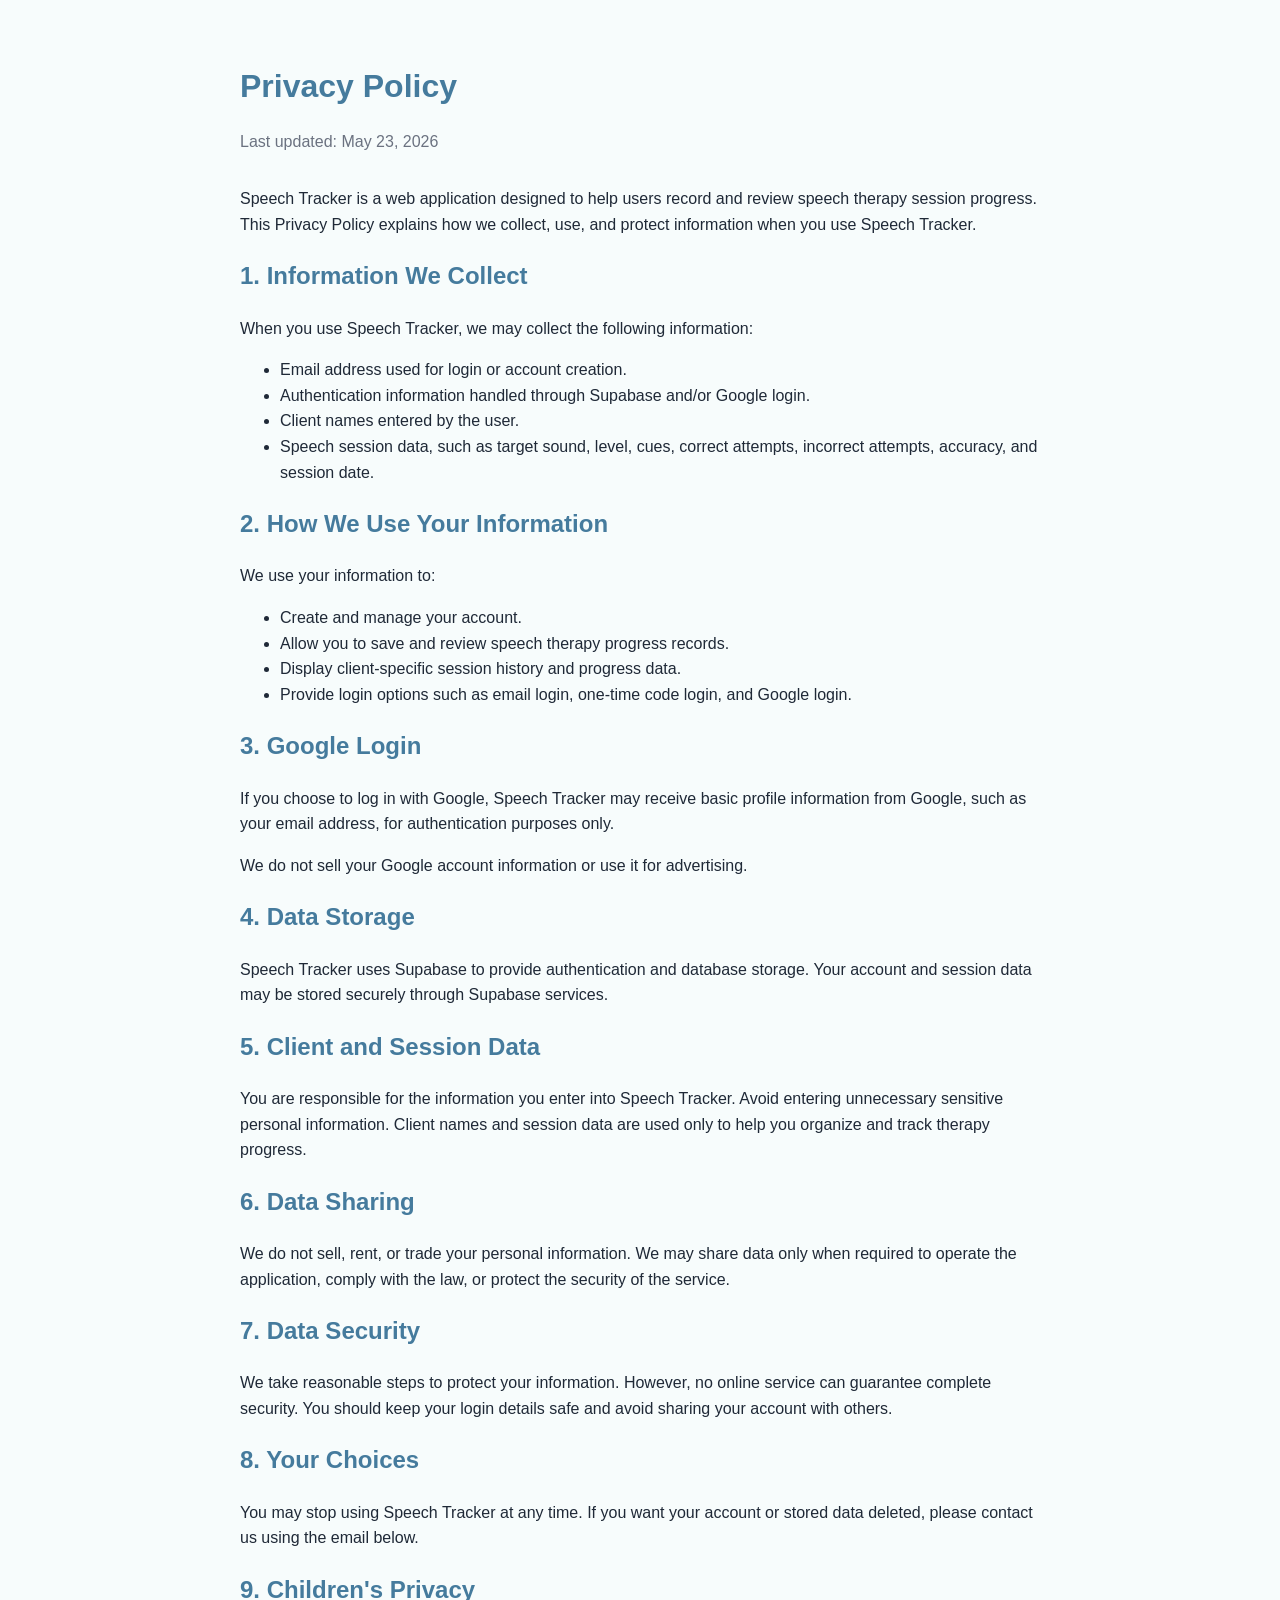
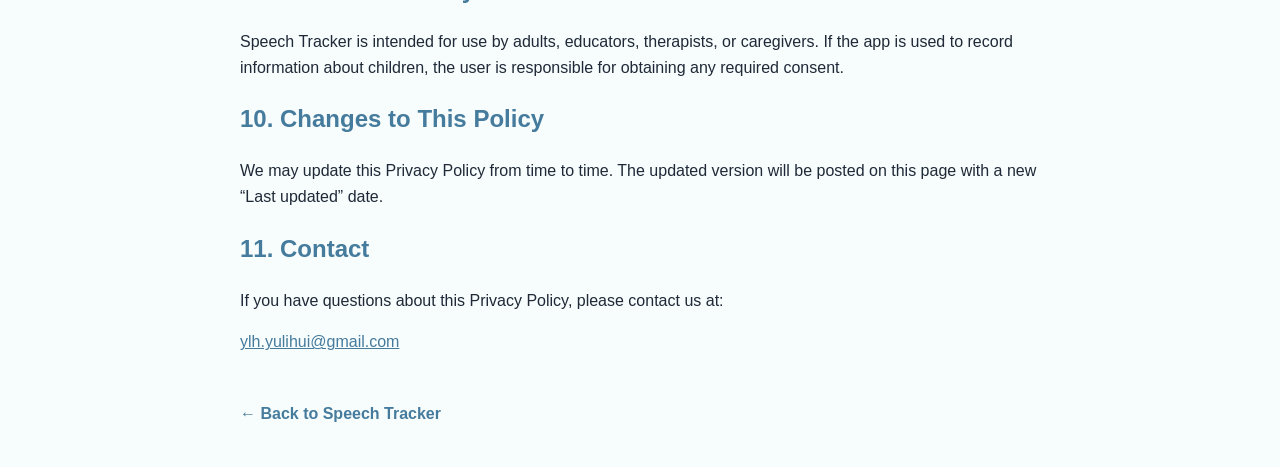
<file: privacy.html>
<!DOCTYPE html>
<html lang="en">
<head>
  <meta charset="UTF-8">
  <meta name="viewport" content="width=device-width, initial-scale=1.0">
  <title>Privacy Policy | Speech Tracker</title>
  <style>
    body {
      font-family: Arial, sans-serif;
      background: #f7fcfc;
      color: #1f2937;
      line-height: 1.6;
      margin: 0;
      padding: 0;
    }

    .policy-container {
      max-width: 800px;
      margin: 0 auto;
      padding: 40px 20px;
    }

    h1, h2 {
      color: #457b9d;
    }

    h1 {
      margin-bottom: 8px;
    }

    .updated-date {
      color: #6b7280;
      margin-bottom: 32px;
    }

    a {
      color: #457b9d;
    }

    .back-link {
      display: inline-block;
      margin-top: 30px;
      color: #457b9d;
      text-decoration: none;
      font-weight: 600;
    }

    .back-link:hover {
      text-decoration: underline;
    }
  </style>
</head>
<body>
  <main class="policy-container">
    <h1>Privacy Policy</h1>
    <p class="updated-date">Last updated: May 23, 2026</p>

    <p>
      Speech Tracker is a web application designed to help users record and review speech therapy session progress.
      This Privacy Policy explains how we collect, use, and protect information when you use Speech Tracker.
    </p>

    <h2>1. Information We Collect</h2>
    <p>
      When you use Speech Tracker, we may collect the following information:
    </p>
    <ul>
      <li>Email address used for login or account creation.</li>
      <li>Authentication information handled through Supabase and/or Google login.</li>
      <li>Client names entered by the user.</li>
      <li>Speech session data, such as target sound, level, cues, correct attempts, incorrect attempts, accuracy, and session date.</li>
    </ul>

    <h2>2. How We Use Your Information</h2>
    <p>
      We use your information to:
    </p>
    <ul>
      <li>Create and manage your account.</li>
      <li>Allow you to save and review speech therapy progress records.</li>
      <li>Display client-specific session history and progress data.</li>
      <li>Provide login options such as email login, one-time code login, and Google login.</li>
    </ul>

    <h2>3. Google Login</h2>
    <p>
      If you choose to log in with Google, Speech Tracker may receive basic profile information from Google,
      such as your email address, for authentication purposes only.
    </p>
    <p>
      We do not sell your Google account information or use it for advertising.
    </p>

    <h2>4. Data Storage</h2>
    <p>
      Speech Tracker uses Supabase to provide authentication and database storage.
      Your account and session data may be stored securely through Supabase services.
    </p>

    <h2>5. Client and Session Data</h2>
    <p>
      You are responsible for the information you enter into Speech Tracker.
      Avoid entering unnecessary sensitive personal information.
      Client names and session data are used only to help you organize and track therapy progress.
    </p>

    <h2>6. Data Sharing</h2>
    <p>
      We do not sell, rent, or trade your personal information.
      We may share data only when required to operate the application, comply with the law, or protect the security of the service.
    </p>

    <h2>7. Data Security</h2>
    <p>
      We take reasonable steps to protect your information.
      However, no online service can guarantee complete security.
      You should keep your login details safe and avoid sharing your account with others.
    </p>

    <h2>8. Your Choices</h2>
    <p>
      You may stop using Speech Tracker at any time.
      If you want your account or stored data deleted, please contact us using the email below.
    </p>

    <h2>9. Children's Privacy</h2>
    <p>
      Speech Tracker is intended for use by adults, educators, therapists, or caregivers.
      If the app is used to record information about children, the user is responsible for obtaining any required consent.
    </p>

    <h2>10. Changes to This Policy</h2>
    <p>
      We may update this Privacy Policy from time to time.
      The updated version will be posted on this page with a new “Last updated” date.
    </p>

    <h2>11. Contact</h2>
    <p>
      If you have questions about this Privacy Policy, please contact us at:
    </p>
    <p>
      <a href="mailto:ylh.yulihui@gmail.com">ylh.yulihui@gmail.com</a>
    </p>

    <a href="index.html" class="back-link">← Back to Speech Tracker</a>
  </main>
</body>
</html>
</file>
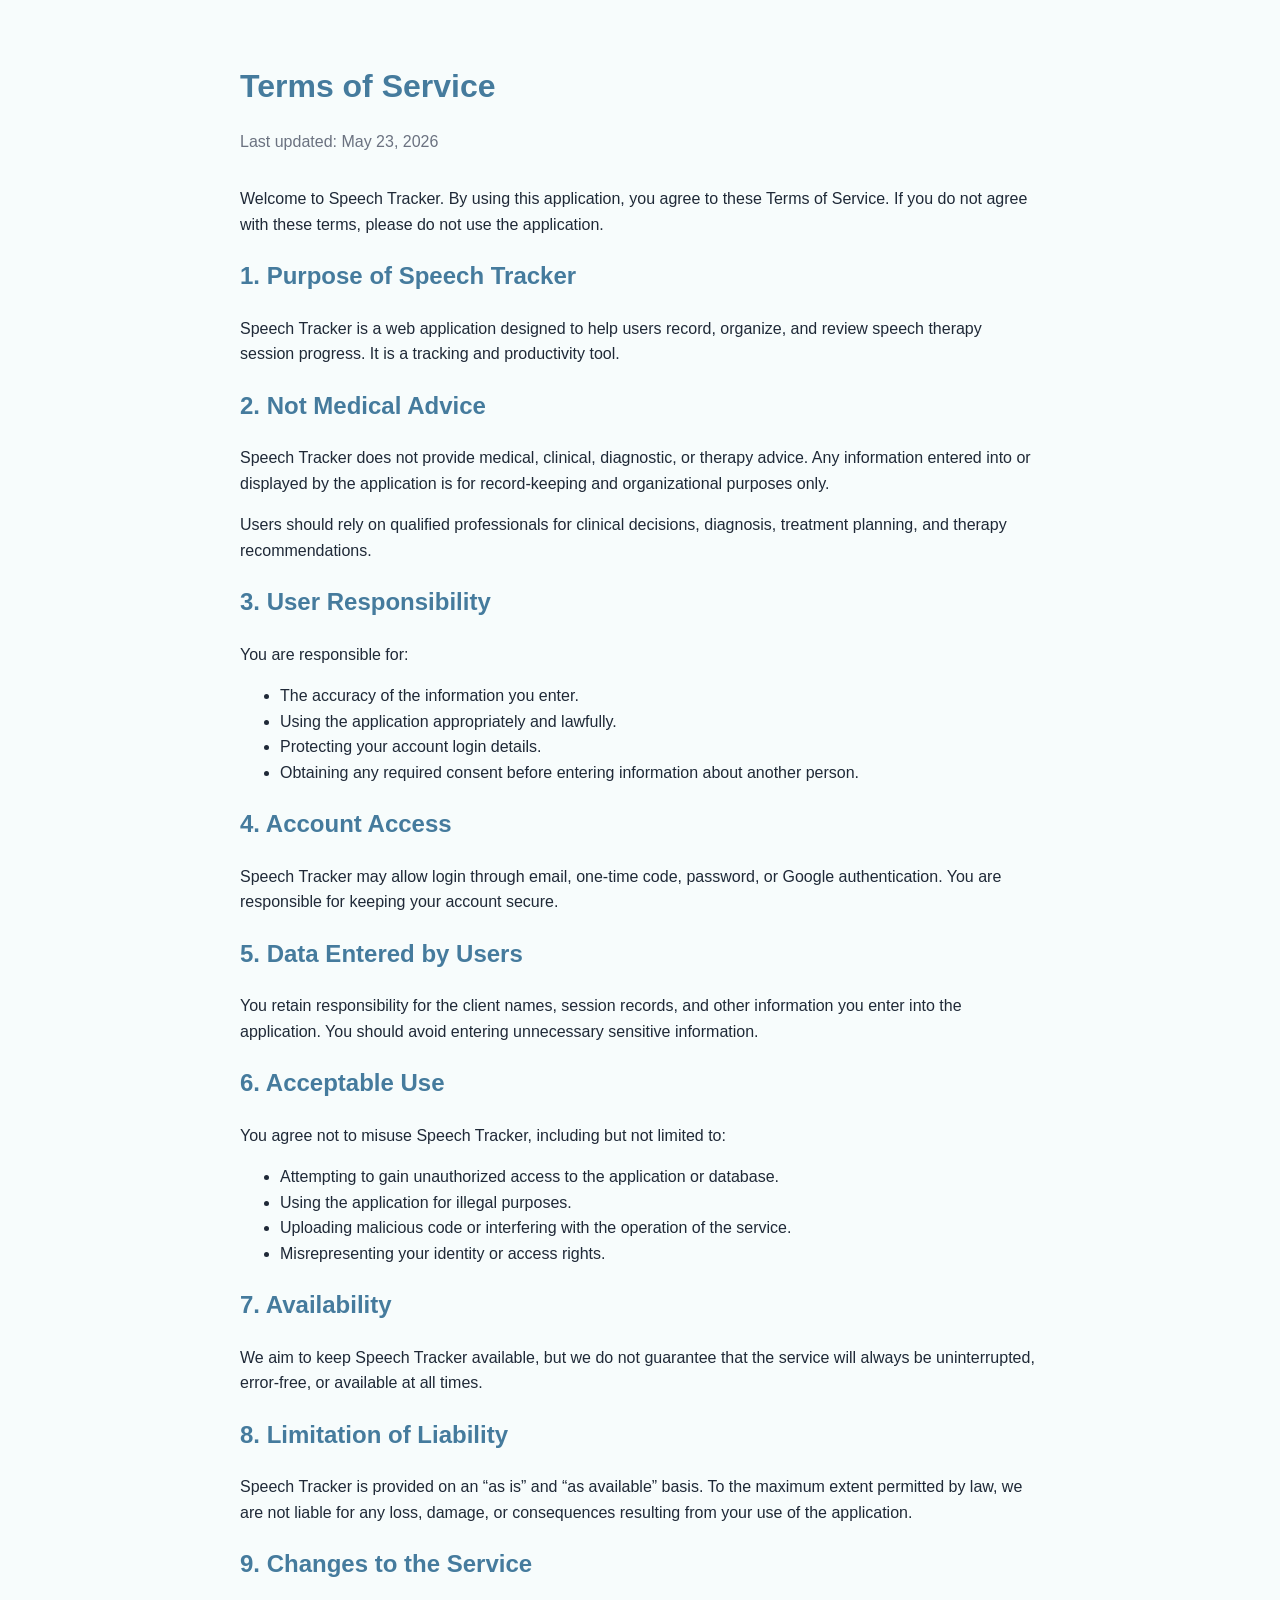
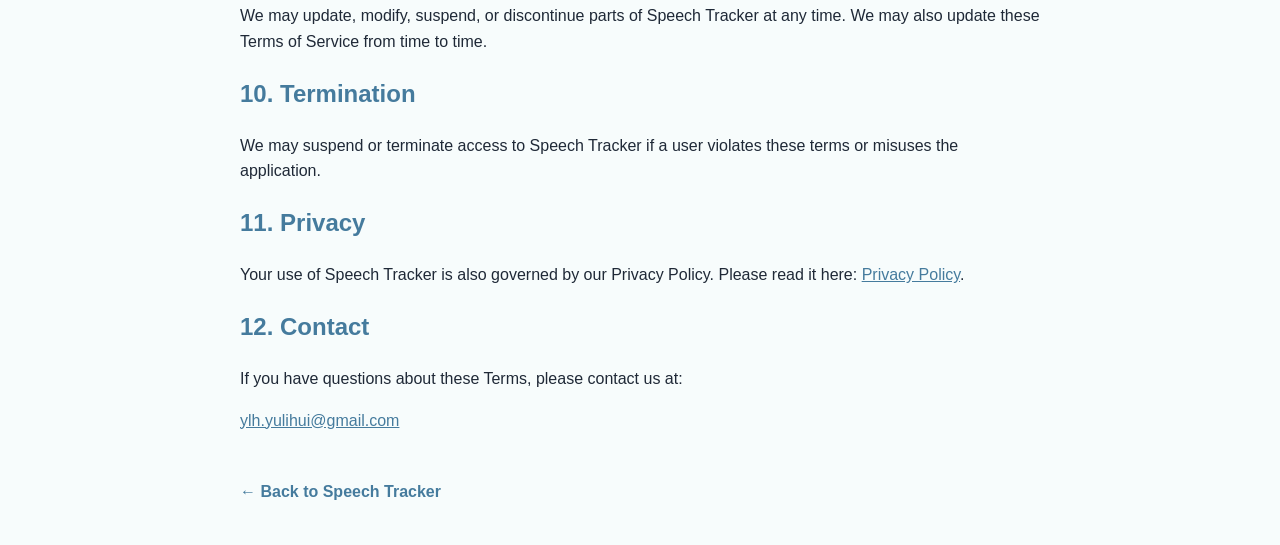
<file: terms.html>
<!DOCTYPE html>
<html lang="en">
<head>
  <meta charset="UTF-8">
  <meta name="viewport" content="width=device-width, initial-scale=1.0">
  <title>Terms of Service | Speech Tracker</title>
  <style>
    body {
      font-family: Arial, sans-serif;
      background: #f7fcfc;
      color: #1f2937;
      line-height: 1.6;
      margin: 0;
      padding: 0;
    }

    .policy-container {
      max-width: 800px;
      margin: 0 auto;
      padding: 40px 20px;
    }

    h1, h2 {
      color: #457b9d;
    }

    h1 {
      margin-bottom: 8px;
    }

    .updated-date {
      color: #6b7280;
      margin-bottom: 32px;
    }

    a {
      color: #457b9d;
    }

    .back-link {
      display: inline-block;
      margin-top: 30px;
      color: #457b9d;
      text-decoration: none;
      font-weight: 600;
    }

    .back-link:hover {
      text-decoration: underline;
    }
  </style>
</head>
<body>
  <main class="policy-container">
    <h1>Terms of Service</h1>
    <p class="updated-date">Last updated: May 23, 2026</p>

    <p>
      Welcome to Speech Tracker. By using this application, you agree to these Terms of Service.
      If you do not agree with these terms, please do not use the application.
    </p>

    <h2>1. Purpose of Speech Tracker</h2>
    <p>
      Speech Tracker is a web application designed to help users record, organize, and review speech therapy session progress.
      It is a tracking and productivity tool.
    </p>

    <h2>2. Not Medical Advice</h2>
    <p>
      Speech Tracker does not provide medical, clinical, diagnostic, or therapy advice.
      Any information entered into or displayed by the application is for record-keeping and organizational purposes only.
    </p>
    <p>
      Users should rely on qualified professionals for clinical decisions, diagnosis, treatment planning, and therapy recommendations.
    </p>

    <h2>3. User Responsibility</h2>
    <p>
      You are responsible for:
    </p>
    <ul>
      <li>The accuracy of the information you enter.</li>
      <li>Using the application appropriately and lawfully.</li>
      <li>Protecting your account login details.</li>
      <li>Obtaining any required consent before entering information about another person.</li>
    </ul>

    <h2>4. Account Access</h2>
    <p>
      Speech Tracker may allow login through email, one-time code, password, or Google authentication.
      You are responsible for keeping your account secure.
    </p>

    <h2>5. Data Entered by Users</h2>
    <p>
      You retain responsibility for the client names, session records, and other information you enter into the application.
      You should avoid entering unnecessary sensitive information.
    </p>

    <h2>6. Acceptable Use</h2>
    <p>
      You agree not to misuse Speech Tracker, including but not limited to:
    </p>
    <ul>
      <li>Attempting to gain unauthorized access to the application or database.</li>
      <li>Using the application for illegal purposes.</li>
      <li>Uploading malicious code or interfering with the operation of the service.</li>
      <li>Misrepresenting your identity or access rights.</li>
    </ul>

    <h2>7. Availability</h2>
    <p>
      We aim to keep Speech Tracker available, but we do not guarantee that the service will always be uninterrupted,
      error-free, or available at all times.
    </p>

    <h2>8. Limitation of Liability</h2>
    <p>
      Speech Tracker is provided on an “as is” and “as available” basis.
      To the maximum extent permitted by law, we are not liable for any loss, damage, or consequences resulting from your use of the application.
    </p>

    <h2>9. Changes to the Service</h2>
    <p>
      We may update, modify, suspend, or discontinue parts of Speech Tracker at any time.
      We may also update these Terms of Service from time to time.
    </p>

    <h2>10. Termination</h2>
    <p>
      We may suspend or terminate access to Speech Tracker if a user violates these terms or misuses the application.
    </p>

    <h2>11. Privacy</h2>
    <p>
      Your use of Speech Tracker is also governed by our Privacy Policy.
      Please read it here:
      <a href="privacy.html">Privacy Policy</a>.
    </p>

    <h2>12. Contact</h2>
    <p>
      If you have questions about these Terms, please contact us at:
    </p>
    <p>
      <a href="mailto:ylh.yulihui@gmail.com">ylh.yulihui@gmail.com</a>
    </p>

    <a href="index.html" class="back-link">← Back to Speech Tracker</a>
  </main>
</body>
</html>
</file>
